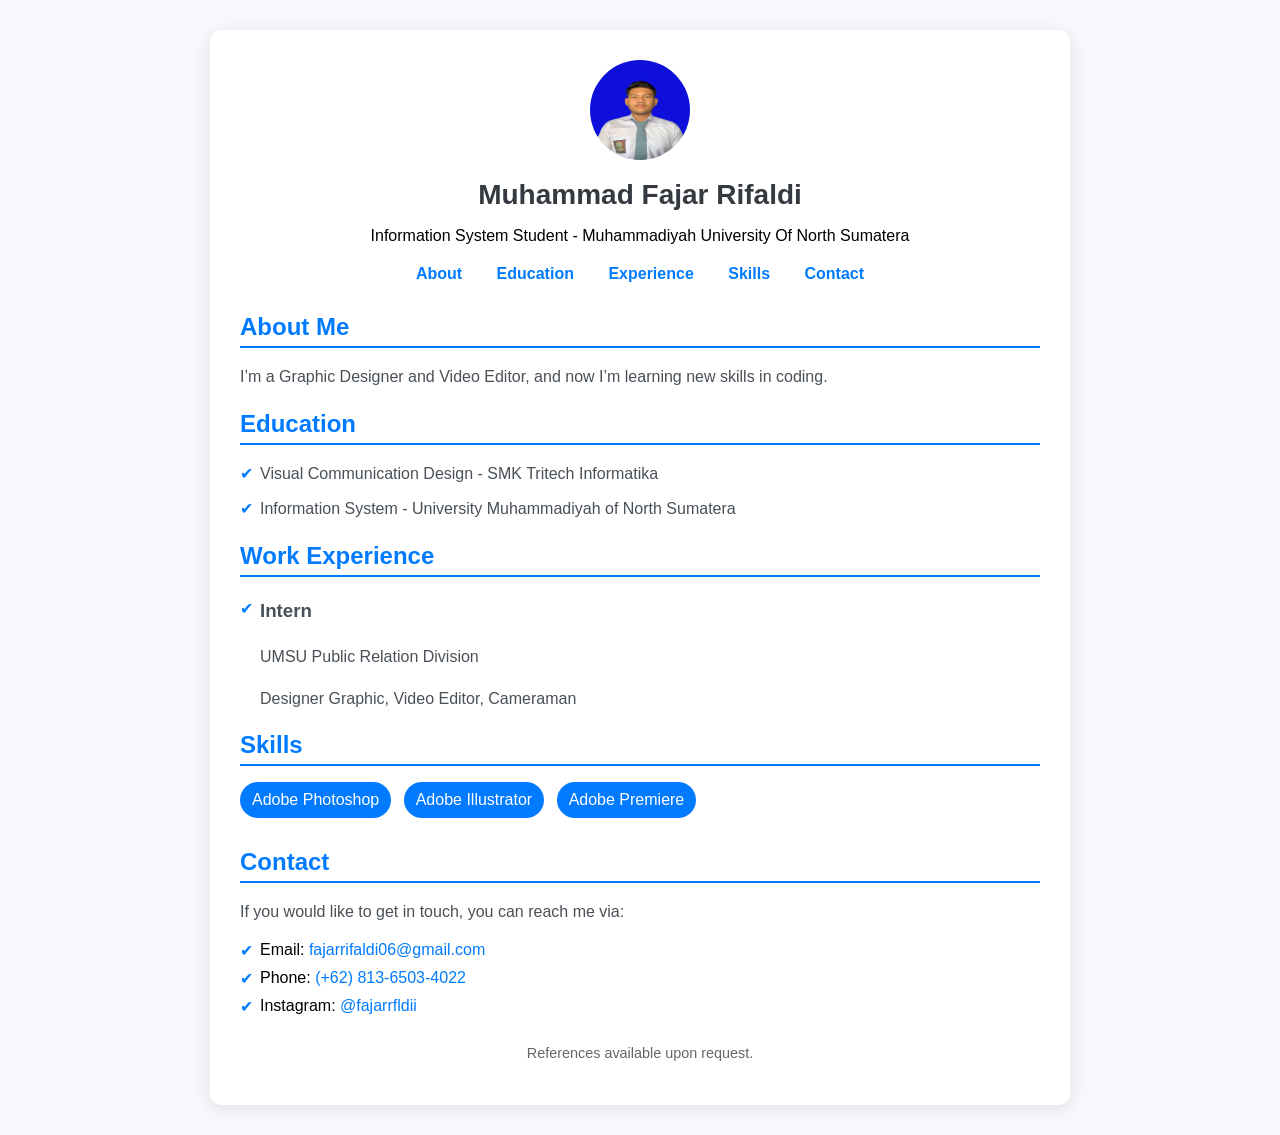
<file: index.html>
<!DOCTYPE html>
<html lang="en">
<head>
    <meta charset="UTF-8">
    <meta name="viewport" content="width=device-width, initial-scale=1.0">
    <title>My CV</title>
    <link rel="stylesheet" href="style.css">
</head>
<body>
    <div class="container">
        <header>
            <img src="fjr.JPG" alt="Profile Photo" class="profile-photo">
            <h1>Muhammad Fajar Rifaldi</h1>
            <p>Information System Student - Muhammadiyah University Of North Sumatera</p>
            <nav>
                <a href="#about">About</a>
                <a href="#education">Education</a>
                <a href="#experience">Experience</a>
                <a href="#skills">Skills</a>
                <a href="#contact">Contact</a>
            </nav>
        </header>

        <section id="about" class="about">
            <h2>About Me</h2>
            <p>I’m a Graphic Designer and Video Editor, and now I’m learning new skills in coding.</p>
        </section>

        <section id="education" class="education">
            <h2>Education</h2>
            <ul>
                <li>Visual Communication Design - SMK Tritech Informatika</li>
                <li>Information System - University Muhammadiyah of North Sumatera</li>
            </ul>
        </section>

        <section id="experience" class="experience">
            <h2>Work Experience</h2>
            <ul>
                <li>
                    <h3>Intern</h3>
                    <p>UMSU Public Relation Division</p>
                    <p>Designer Graphic, Video Editor, Cameraman</p>
                </li>
            </ul>
        </section>

        <section id="skills" class="skills">
            <h2>Skills</h2>
            <ul>
                <li>Adobe Photoshop</li>
                <li>Adobe Illustrator</li>
                <li>Adobe Premiere</li>
            </ul>
        </section>

        <section id="contact" class="contact">
            <h2>Contact</h2>
            <p>If you would like to get in touch, you can reach me via:</p>
            <ul>
                <li>Email: <a href="mailto:fajarrifaldi06@gmail.com">fajarrifaldi06@gmail.com</a></li>
                <li>Phone: <a href="tel:+6281365034022">(+62) 813-6503-4022</a></li>
                <li>Instagram: <a href="https://www.instagram.com/fajarrfldii/" target="_blank">@fajarrfldii</a></li>
            </ul>
        </section>

        <footer>
            <p>References available upon request.</p>
        </footer>
    </div>
</body>
</html>
</file>
<file: style.css>
body {
    font-family: 'Helvetica Neue', Arial, sans-serif;
    margin: 0;
    padding: 0;
    background-color: #f7f9fc;
}

.container {
    max-width: 800px;
    margin: 30px auto;
    background: white;
    padding: 30px;
    border-radius: 12px;
    box-shadow: 0 4px 20px rgba(0, 0, 0, 0.1);
}

header {
    text-align: center;
    margin-bottom: 30px;
}

.profile-photo {
    width: 100px;
    height: 100px;
    border-radius: 50%;
    margin-bottom: 15px;
}

h1 {
    margin: 0;
    font-size: 28px;
    color: #343a40;
}

h2 {
    color: #007BFF;
    border-bottom: 2px solid #007BFF;
    padding-bottom: 5px;
    margin-bottom: 15px;
}

nav {
    margin: 20px 0;
}

nav a {
    margin: 0 15px;
    color: #007BFF;
    text-decoration: none;
    font-weight: bold;
    transition: color 0.3s ease;
}

nav a:hover {
    color: #0056b3;
}

section {
    margin: 20px 0;
}

ul {
    list-style-type: none;
    padding: 0;
}

li {
    margin-bottom: 10px;
    position: relative;
    padding-left: 20px;
}

li:before {
    content: "✔"; /* Checkmark icon */
    position: absolute;
    left: 0;
    color: #007BFF;
}

footer {
    text-align: center;
    margin-top: 30px;
    font-size: 0.9em;
    color: #666;
}

a {
    color: #007BFF;
    text-decoration: none;
    transition: color 0.3s ease;
}

a:hover {
    color: #0056b3;
    text-decoration: underline;
}

.about p,
.education ul,
.experience ul,
.skills ul,
.contact p {
    line-height: 1.6;
    color: #495057;
}

.skills ul li {
    background: #007BFF;
    color: white;
    display: inline-block;
    padding: 5px 12px;
    border-radius: 20px;
    margin-right: 8px;
}

@media (max-width: 600px) {
    .container {
        padding: 20px;
    }

    h1 {
        font-size: 24px;
    }

    h2 {
        font-size: 22px;
    }
}
</file>
